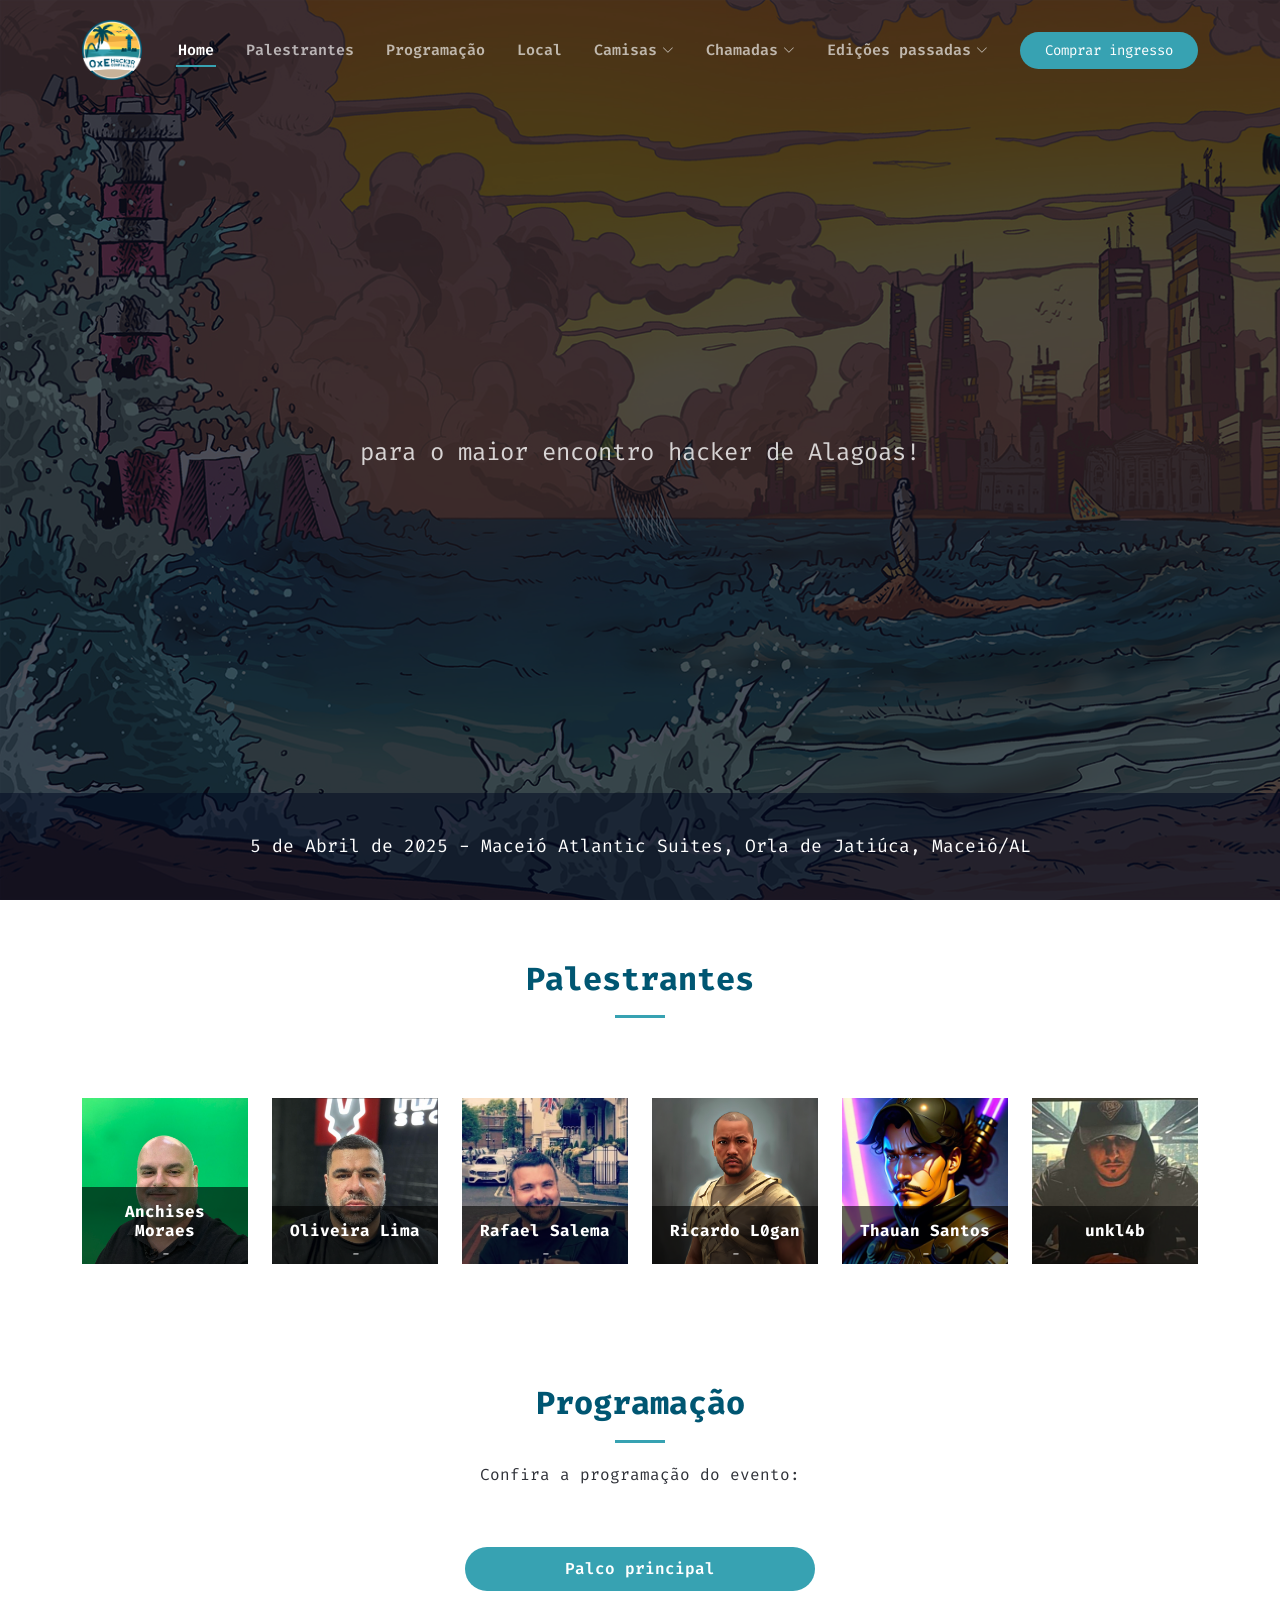
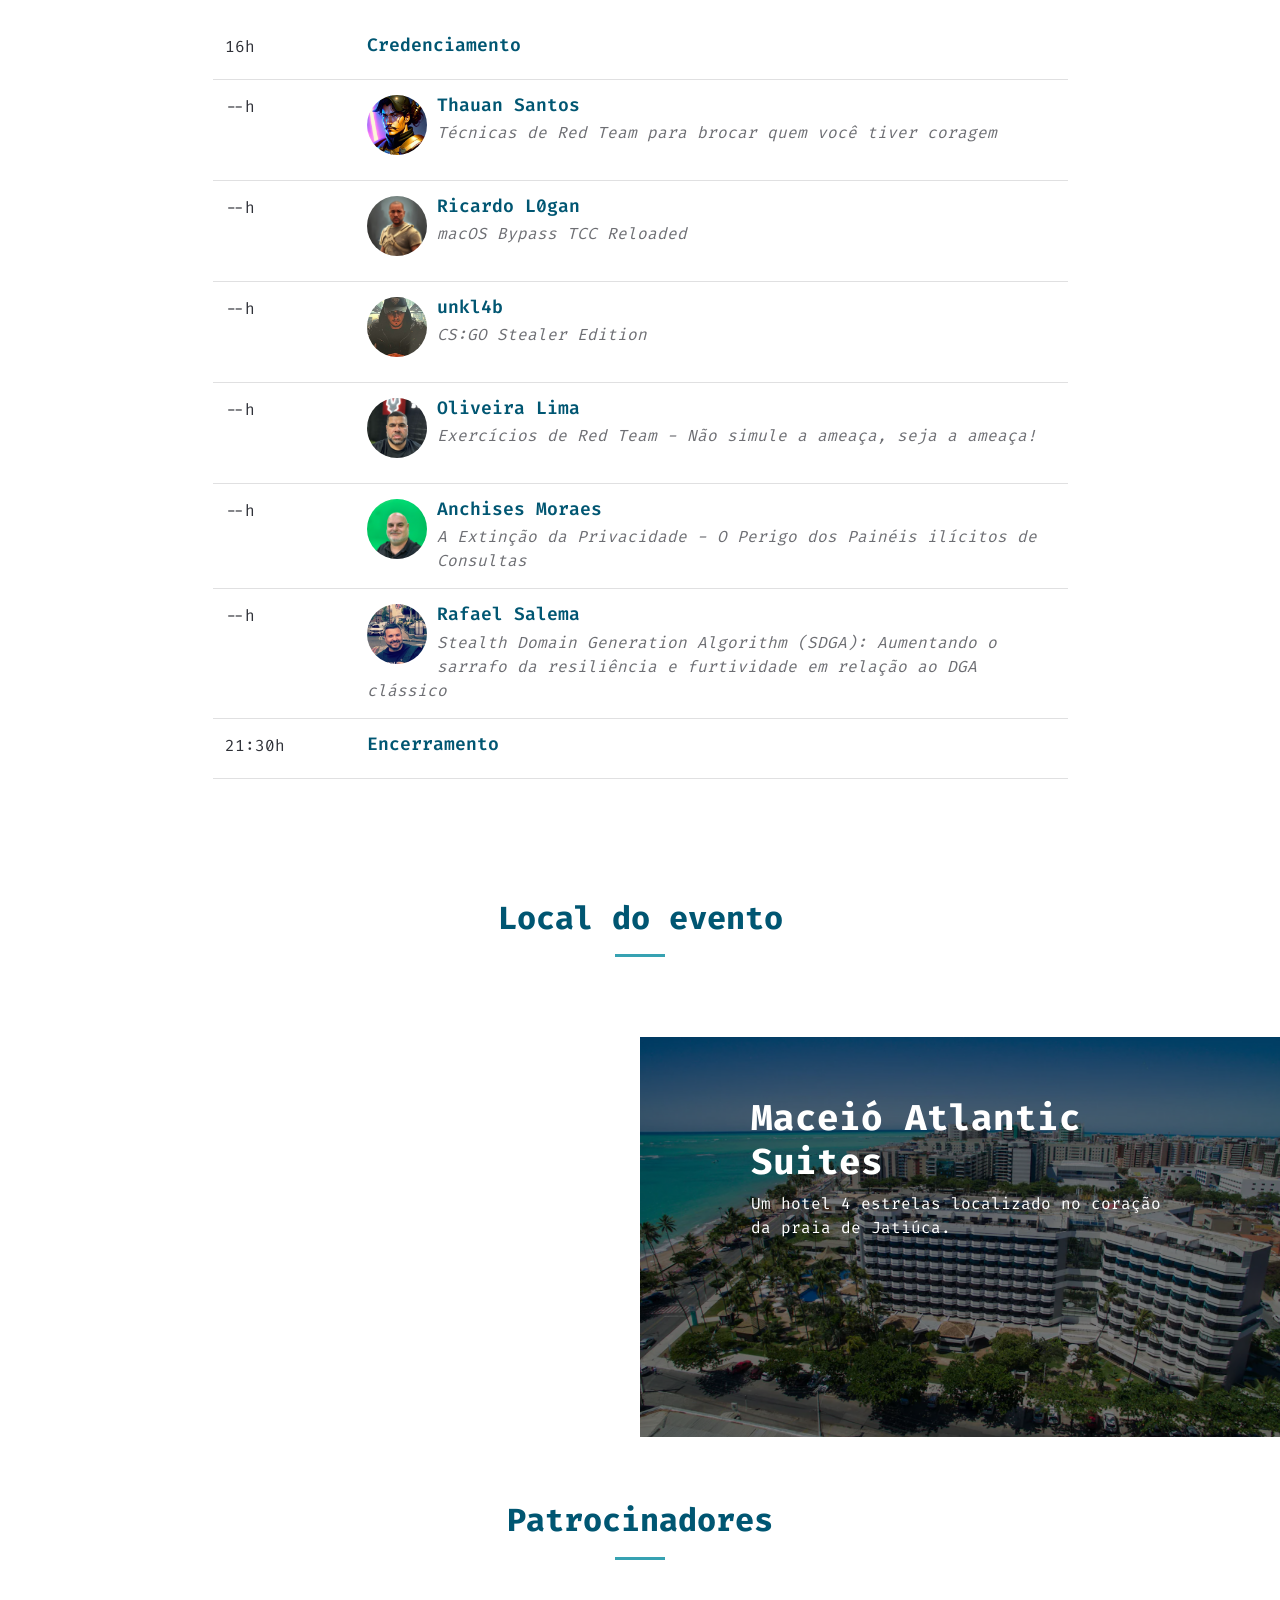
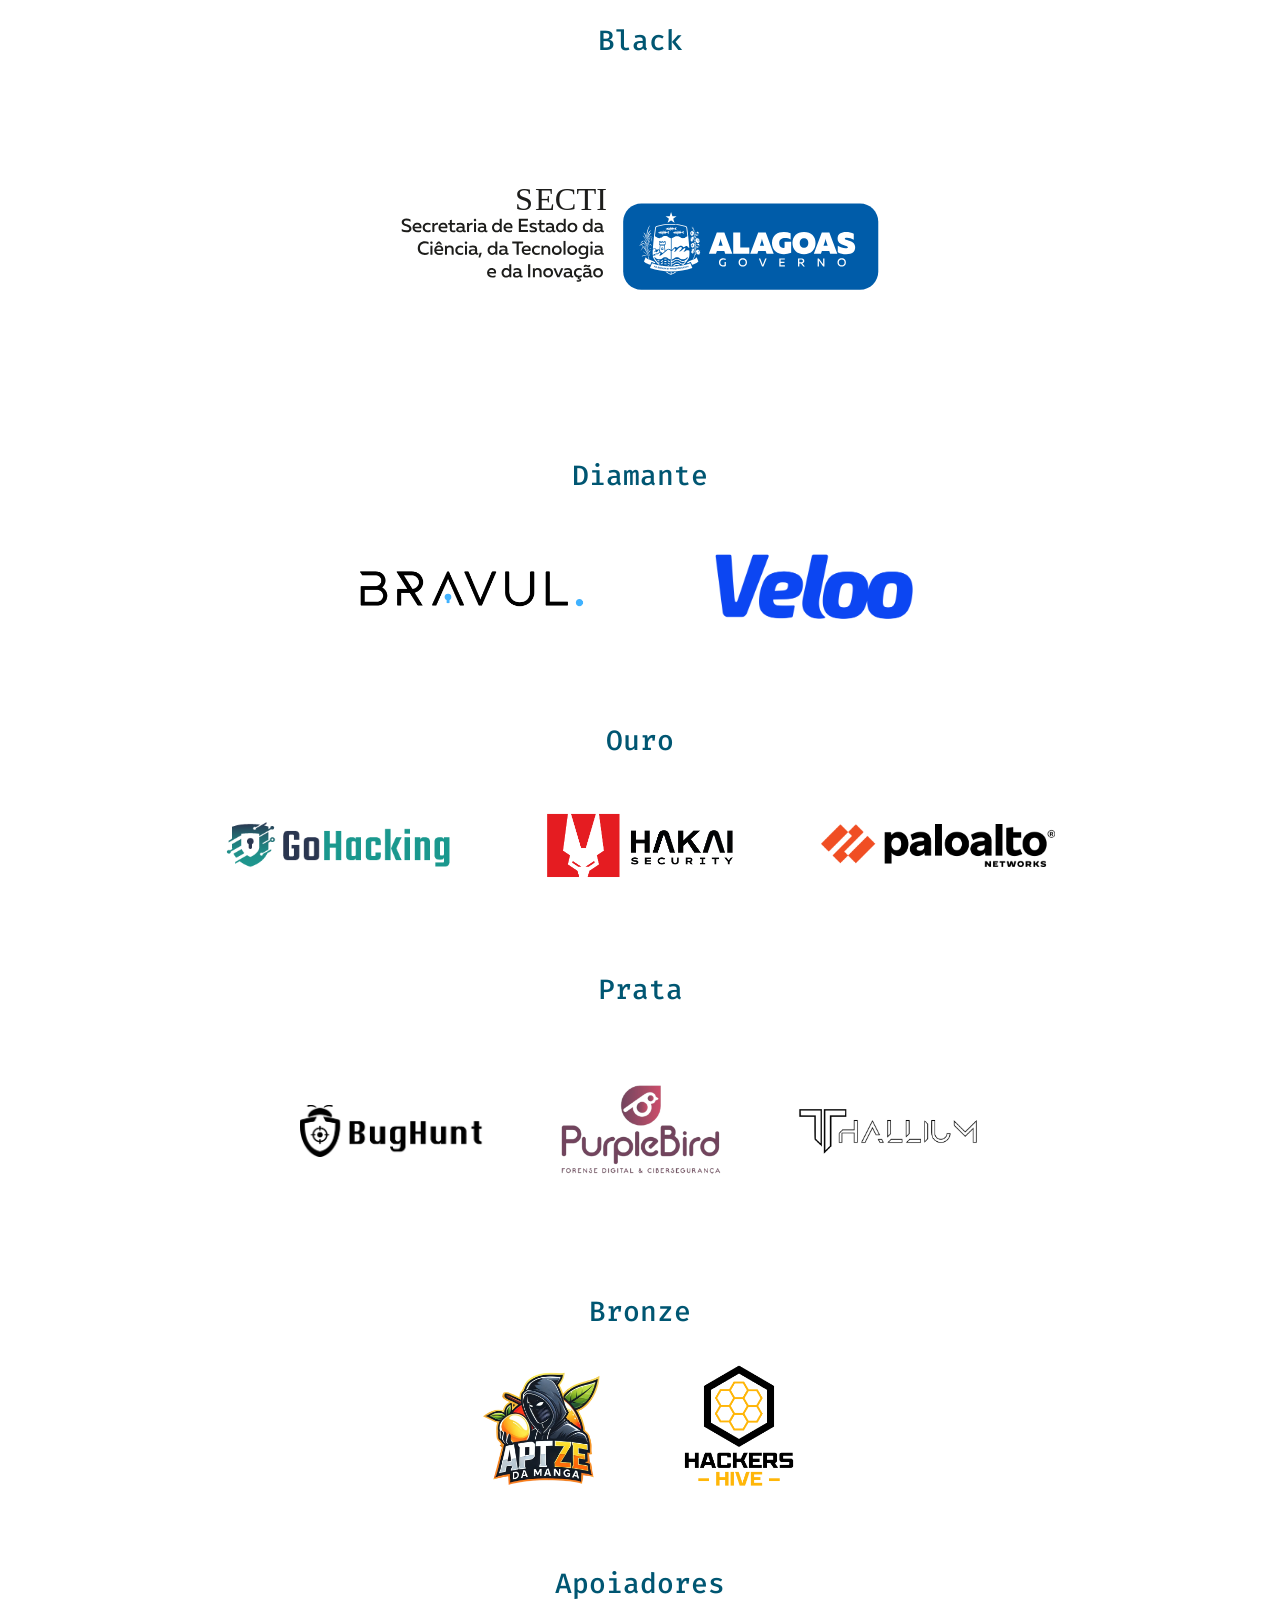
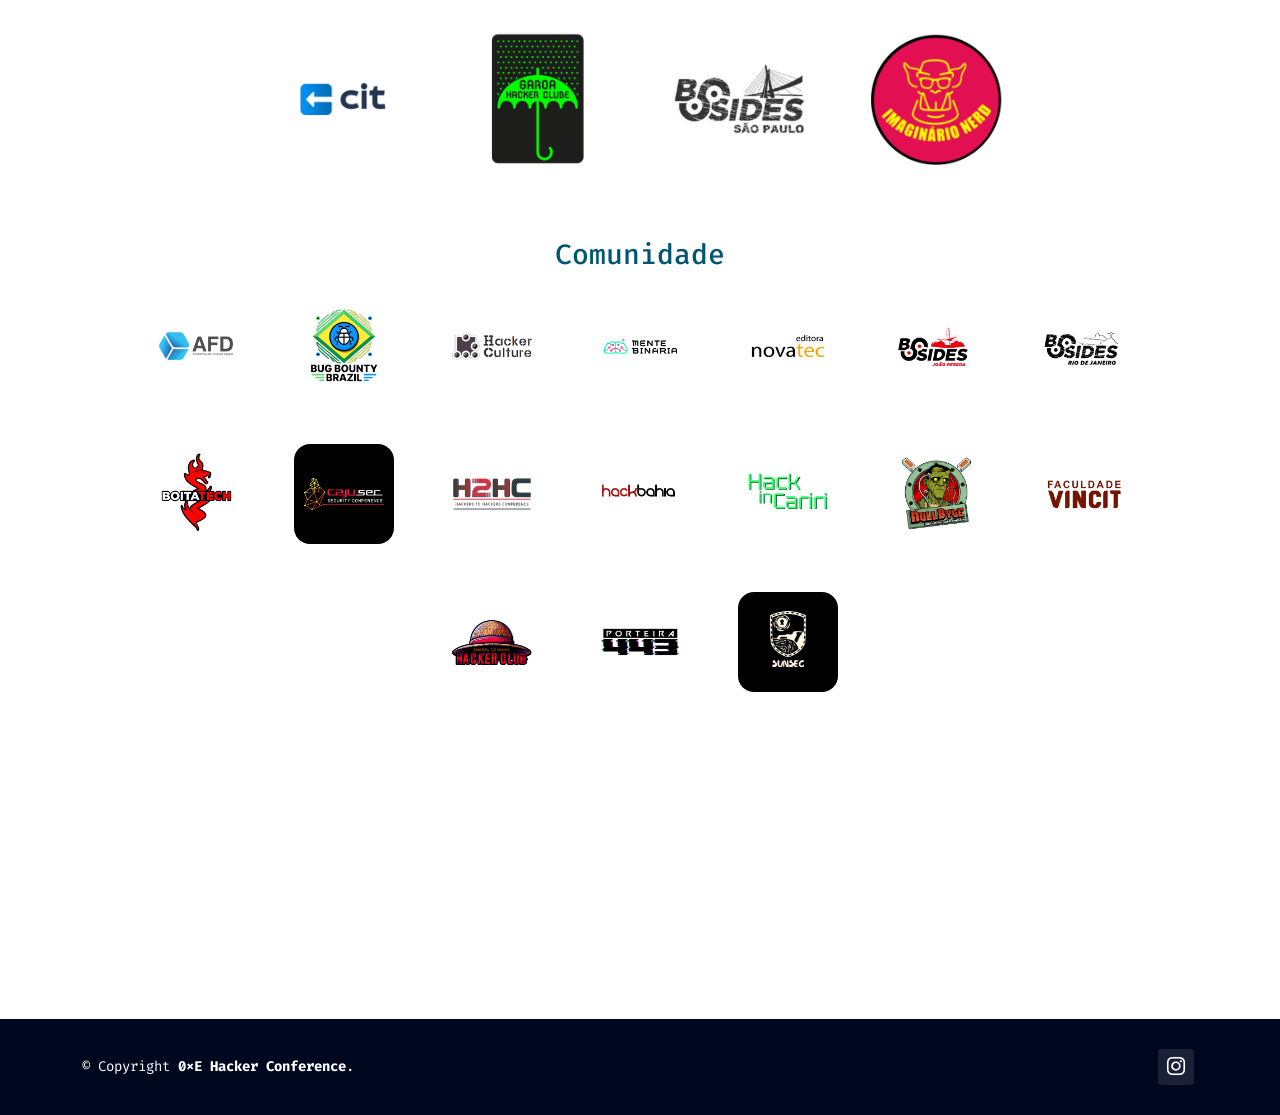
<file: index.html>
<!DOCTYPE html>
<html lang="pt-BR">

<head>
    <meta charset="utf-8">
    <meta content="width=device-width, initial-scale=1.0" name="viewport">
    <title>0xE Hacker Conference 2025</title>
    <meta content="" name="description">
    <meta content="" name="keywords">

    <!-- Favicons -->
    <link href="assets/img/favicon.png" rel="icon">
    <link href="assets/img/apple-touch-icon.png" rel="apple-touch-icon">

    <link href=”https://conference.oxehc.com.br”/ rel=“canonical”>

    <!-- Fonts -->
    <link href="https://fonts.googleapis.com" rel="preconnect">
    <link crossorigin href="https://fonts.gstatic.com" rel="preconnect">
    <link href="https://fonts.googleapis.com/css2?family=Roboto:ital,wght@0,100;0,300;0,400;0,500;0,700;0,900;1,100;1,300;1,400;1,500;1,700;1,900&family=Raleway:ital,wght@0,100;0,200;0,300;0,400;0,500;0,600;0,700;0,800;0,900;1,100;1,200;1,300;1,400;1,500;1,600;1,700;1,800;1,900&display=swap"
          rel="stylesheet">
    <link href="https://fonts.googleapis.com/css2?family=Fira+Code:wght@300..700&display=swap" rel="stylesheet">
    <link href="https://fonts.googleapis.com/css2?family=Righteous&display=swap" rel="stylesheet">

    <!-- Vendor CSS Files -->
    <link href="assets/vendor/bootstrap/css/bootstrap.min.css" rel="stylesheet">
    <link href="assets/vendor/bootstrap-icons/bootstrap-icons.css" rel="stylesheet">
    <link href="assets/vendor/aos/aos.css" rel="stylesheet">
    <link href="assets/vendor/glightbox/css/glightbox.min.css" rel="stylesheet">
    <link href="assets/vendor/swiper/swiper-bundle.min.css" rel="stylesheet">

    <!-- Main CSS File -->
    <link href="assets/css/main.css" rel="stylesheet">

    <!-- =======================================================
    * Template Name: TheEvent
    * Template URL: https://bootstrapmade.com/theevent-conference-event-bootstrap-template/
    * Updated: Aug 07 2024 with Bootstrap v5.3.3
    * Author: BootstrapMade.com
    * License: https://bootstrapmade.com/license/
    ======================================================== -->
</head>

<body class="index-page">

<header class="header d-flex align-items-center fixed-top" id="header">
    <div class="container-fluid container-xl position-relative d-flex align-items-center">

        <a class="logo d-flex align-items-center me-auto" href="index.html">
            <img alt="" src="assets/img/logo.png">
        </a>

        <nav class="navmenu" id="navmenu">
            <ul>
                <li><a class="active" href="#hero">Home<br></a></li>
                <li><a href="#speakers">Palestrantes</a></li>
                <li><a href="#schedule">Programação</a></li>
                <li><a href="#venue">Local</a></li>
                <li class="dropdown"><a href="#"><span>Camisas</span> <i
                        class="bi bi-chevron-down toggle-dropdown"></i></a>
                    <ul>
                        <li>
                            <a href="https://forms.gle/txqYEjNpsXENXvY68"
                               target="_blank">0xE Hacker Club</a></li>
                        <li>
                            <a href="https://forms.gle/s3JscQB1q5Mro6J89" target="_blank">0xE Hacker Conference</a></li>
                    </ul>
                </li>
                <li class="dropdown"><a href="#"><span>Chamadas</span> <i
                        class="bi bi-chevron-down toggle-dropdown"></i></a>
                    <ul>
                        <li>
                            <a href="https://forms.gle/HYjn6iT8aHg524qW7"
                               target="_blank">Caravanas</a></li>
                        <li class="text-decoration-line-through pointer-events-none">
                            <a href="#" target="_blank">Palestrantes</a></li>
                        <li class="text-decoration-line-through pointer-events-none">
                            <a href="#" target="_blank">Voluntários</a></li>
                    </ul>
                </li>
                <li class="dropdown"><a href="#"><span>Edições passadas</span> <i
                        class="bi bi-chevron-down toggle-dropdown"></i></a>
                    <ul>
                        <li>
                            <a href="https://drive.google.com/drive/folders/1DRBBaPpsEELlF-LZq5kZN3yxxXD1RkIR?usp=sharing"
                               target="_blank">2024</a></li>
                    </ul>
                </li>
            </ul>
            <i class="mobile-nav-toggle d-xl-none bi bi-list"></i>
        </nav>

        <a class="cta-btn d-block" href="https://bit.ly/oxehconf25">Comprar ingresso</a>
    </div>
</header>

<main class="main">

    <!-- Hero Section -->
    <section class="hero section dark-background" id="hero">

        <img alt="" data-aos="fade-in" src="assets/img/hero-bg.jpg">

        <div class="container d-flex flex-column align-items-center text-center mt-auto">
            <h2 data-aos="fade-up" data-aos-delay="100" id="myCountdown"></h2>
            <p data-aos="fade-up" data-aos-delay="200">para o maior encontro hacker de Alagoas!</p>
        </div>

        <div class="about-info mt-auto position-relative">
            <div class="container position-relative">
                <p>5 de Abril de 2025 - Maceió Atlantic Suites, Orla de Jatiúca, Maceió/AL</p>
            </div>
        </div>

    </section><!-- /Hero Section -->


    <!-- Speakers Section -->
    <section class="speakers section" id="speakers">

        <!-- Section Title -->
        <div class="container section-title" data-aos="fade-up">
            <h2>Palestrantes<br></h2>

        </div><!-- End Section Title -->

        <div class="container">

            <div class="row gy-4 justify-content-center">

                <div class="col-xl-2 col-lg-4 col-6" data-aos="fade-up" data-aos-delay="100">
                    <div class="member">
                        <img alt="" class="img-fluid" src="assets/img/speakers/anchises.jpg">
                        <div class="member-info">
                            <div class="member-info-content">
                                <h4>Anchises Moraes</h4>
                                <span>-</span>
                                <span>-</span>
                            </div>
                            <div class="social">
                                <!--                  <a href=""><i class="bi bi-twitter-x"></i></a>-->
                                <!--                  <a href=""><i class="bi bi-facebook"></i></a>-->
                                <!--                                <a href="https://www.instagram.com/ricardol0gan" target="_blank"><i-->
                                <!--                                        class="bi bi-instagram"></i></a>-->
                                <!--                                <a href="https://www.linkedin.com/in/l0gan" target="_blank"><i-->
                                <!--                                        class="bi bi-linkedin"></i></a>-->
                            </div>
                        </div>
                    </div>
                </div><!-- End Team Member -->


                <div class="col-xl-2 col-lg-4 col-6" data-aos="fade-up" data-aos-delay="100">
                    <div class="member">
                        <img alt="" class="img-fluid" src="assets/img/speakers/oliveira.png">
                        <div class="member-info">
                            <div class="member-info-content">
                                <h4>Oliveira Lima</h4>
                                <span>-</span>
                                <span>-</span>
                            </div>
                            <div class="social">
                                <!--                  <a href=""><i class="bi bi-twitter-x"></i></a>-->
                                <!--                  <a href=""><i class="bi bi-facebook"></i></a>-->
                                <!--                                <a href="https://www.instagram.com/ricardol0gan" target="_blank"><i-->
                                <!--                                        class="bi bi-instagram"></i></a>-->
                                <!--                                <a href="https://www.linkedin.com/in/l0gan" target="_blank"><i-->
                                <!--                                        class="bi bi-linkedin"></i></a>-->
                            </div>
                        </div>
                    </div>
                </div><!-- End Team Member -->

                <div class="col-xl-2 col-lg-4 col-6" data-aos="fade-up" data-aos-delay="100">
                    <div class="member">
                        <img alt="" class="img-fluid" src="assets/img/speakers/salema.jpeg">
                        <div class="member-info">
                            <div class="member-info-content">
                                <h4>Rafael Salema</h4>
                                <span>-</span>
                                <span>-</span>
                            </div>
                            <div class="social">
                                <!--                  <a href=""><i class="bi bi-twitter-x"></i></a>-->
                                <!--                  <a href=""><i class="bi bi-facebook"></i></a>-->
                                <!--                                <a href="https://www.instagram.com/ricardol0gan" target="_blank"><i-->
                                <!--                                        class="bi bi-instagram"></i></a>-->
                                <!--                                <a href="https://www.linkedin.com/in/l0gan" target="_blank"><i-->
                                <!--                                        class="bi bi-linkedin"></i></a>-->
                            </div>
                        </div>
                    </div>
                </div><!-- End Team Member -->

                <div class="col-xl-2 col-lg-4 col-6" data-aos="fade-up" data-aos-delay="100">
                    <div class="member">
                        <img alt="" class="img-fluid" src="assets/img/speakers/logan.JPG">
                        <div class="member-info">
                            <div class="member-info-content">
                                <h4>Ricardo L0gan</h4>
                                <span>-</span>
                                <span>-</span>
                                <!--                                <span>Pesquisador de segurança com ampla experiência em redes corporativas e entusiasta em pesquisa de malware, pentest e engenharia reversa. Nos últimos anos, tenho me concentrado em pesquisas sobre vulnerabilidades e malware no ambiente macOS.</span>-->
                            </div>
                            <div class="social">
                                <!--                  <a href=""><i class="bi bi-twitter-x"></i></a>-->
                                <!--                  <a href=""><i class="bi bi-facebook"></i></a>-->
                                <!--                                <a href="https://www.instagram.com/ricardol0gan" target="_blank"><i-->
                                <!--                                        class="bi bi-instagram"></i></a>-->
                                <!--                                <a href="https://www.linkedin.com/in/l0gan" target="_blank"><i-->
                                <!--                                        class="bi bi-linkedin"></i></a>-->
                            </div>
                        </div>
                    </div>
                </div><!-- End Team Member -->

                <div class="col-xl-2 col-lg-4 col-6" data-aos="fade-up" data-aos-delay="100">
                    <div class="member">
                        <img alt="" class="img-fluid" src="assets/img/speakers/thauan.jpg">
                        <div class="member-info">
                            <div class="member-info-content">
                                <h4>Thauan Santos</h4>
                                <span>-</span>
                                <span>-</span>
                            </div>
                            <div class="social">
                                <!--                  <a href=""><i class="bi bi-twitter-x"></i></a>-->
                                <!--                  <a href=""><i class="bi bi-facebook"></i></a>-->
                                <!--                  <a href=""><i class="bi bi-instagram"></i></a>-->
                                <!--                                <a href="#"><i class="bi bi-linkedin"></i></a>-->
                            </div>
                        </div>
                    </div>
                </div><!-- End Team Member -->

                <div class="col-xl-2 col-lg-4 col-6" data-aos="fade-up" data-aos-delay="100">
                    <div class="member">
                        <img alt="" class="img-fluid" src="assets/img/speakers/danilo.jpeg">
                        <div class="member-info">
                            <div class="member-info-content">
                                <h4>unkl4b</h4>
                                <span>-</span>
                                <span>-</span>
                            </div>
                            <div class="social">
                                <!--                  <a href=""><i class="bi bi-twitter-x"></i></a>-->
                                <!--                  <a href=""><i class="bi bi-facebook"></i></a>-->
                                <!--                                <a href="https://www.instagram.com/ricardol0gan" target="_blank"><i-->
                                <!--                                        class="bi bi-instagram"></i></a>-->
                                <!--                                <a href="https://www.linkedin.com/in/l0gan" target="_blank"><i-->
                                <!--                                        class="bi bi-linkedin"></i></a>-->
                            </div>
                        </div>
                    </div>
                </div><!-- End Team Member -->
            </div>

        </div>

    </section><!-- /Speakers Section -->

    <!-- Schedule Section -->
    <section class="schedule section" id="schedule">

        <!-- Section Title -->
        <div class="container section-title" data-aos="fade-up">
            <h2>Programação<br></h2>
            <p>Confira a programação do evento:</p>
        </div><!-- End Section Title -->

        <div class="container">

            <ul class="nav nav-tabs" data-aos="fade-up" data-aos-delay="100" role="tablist">
                <li class="nav-item">
                    <a class="nav-link active" data-bs-toggle="tab" href="#day-1" role="tab">Palco principal</a>
                </li>
            </ul>

            <div class="tab-content row justify-content-center" data-aos="fade-up" data-aos-delay="200">
                <!-- Schdule Day 1 -->
                <div class="col-lg-9 tab-pane fade show active" id="day-1" role="tabpanel">

                    <div class="row schedule-item">
                        <div class="col-md-2">
                            <time>16h</time>
                        </div>
                        <div class="col-md-10">
                            <h4>Credenciamento</h4>
                            <!--                <p>Fugit voluptas iusto maiores temporibus autem numquam magnam.</p>-->
                        </div>
                    </div>

                    <div class="row schedule-item">
                        <div class="col-md-2">
                            <time>--h</time>
                        </div>
                        <div class="col-md-10">
                            <div class="speaker">
                                <img alt="" src="assets/img/speakers/thauan.jpg">
                            </div>
                            <h4>Thauan Santos</h4>
                            <p>Técnicas de Red Team para brocar quem você tiver coragem
                            </p>
                        </div>
                    </div>


                    <div class="row schedule-item">
                        <div class="col-md-2">
                            <time>--h</time>
                        </div>
                        <div class="col-md-10">
                            <div class="speaker">
                                <img alt="" src="assets/img/speakers/logan.JPG">
                            </div>
                            <h4>Ricardo L0gan</h4>
                            <p>macOS Bypass TCC Reloaded
                            </p>
                        </div>
                    </div>

                    <div class="row schedule-item">
                        <div class="col-md-2">
                            <time>--h</time>
                        </div>
                        <div class="col-md-10">
                            <div class="speaker">
                                <img alt="" src="assets/img/speakers/danilo.jpeg">
                            </div>
                            <h4>unkl4b</h4>
                            <p>CS:GO Stealer Edition
                            </p>
                        </div>
                    </div>

                    <div class="row schedule-item">
                        <div class="col-md-2">
                            <time>--h</time>
                        </div>
                        <div class="col-md-10">
                            <div class="speaker">
                                <img alt="" src="assets/img/speakers/oliveira.png">
                            </div>
                            <h4>Oliveira Lima</h4>
                            <p>Exercícios de Red Team - Não simule a ameaça, seja a ameaça!
                            </p>
                        </div>
                    </div>

                    <div class="row schedule-item">
                        <div class="col-md-2">
                            <time>--h</time>
                        </div>
                        <div class="col-md-10">
                            <div class="speaker">
                                <img alt="" src="assets/img/speakers/anchises.jpg">
                            </div>
                            <h4>Anchises Moraes</h4>
                            <p>A Extinção da Privacidade - O Perigo dos Painéis ilícitos de Consultas
                            </p>
                        </div>
                    </div>

                    <div class="row schedule-item">
                        <div class="col-md-2">
                            <time>--h</time>
                        </div>
                        <div class="col-md-10">
                            <div class="speaker">
                                <img alt="" src="assets/img/speakers/salema.jpeg">
                            </div>
                            <h4>Rafael Salema</h4>
                            <p>Stealth Domain Generation Algorithm (SDGA): Aumentando o sarrafo da resiliência e
                                furtividade em relação ao DGA clássico
                            </p>
                        </div>
                    </div>

                    <div class="row schedule-item">
                        <div class="col-md-2">
                            <time>21:30h</time>
                        </div>
                        <div class="col-md-10">
                            <h4>Encerramento</h4>
                            <!--                <p>Fugit voluptas iusto maiores temporibus autem numquam magnam.</p>-->
                        </div>
                    </div>


                </div><!-- End Schdule Day 1 -->
            </div>

        </div>
    </section><!-- /Schedule Section -->

    <!-- Venue Section -->
    <section class="venue section pb-0" id="venue">

        <!-- Section Title -->
        <div class="container section-title" data-aos="fade-up">
            <h2>Local do evento<br></h2>
            <!--            <p>Confira o local do evento:</p>-->
        </div><!-- End Section Title -->

        <div class="container-fluid" data-aos="fade-up">

            <div class="row g-0">
                <div class="col-lg-6 venue-map">
                    <iframe allowfullscreen=""
                            frameborder="0"
                            src="https://maps.google.com/maps?width=100%25&amp;height=600&amp;hl=en&amp;q=macei%C3%B3%20atlantic%20suites+(My%20Business%20Name)&amp;t=&amp;z=17&amp;ie=UTF8&amp;iwloc=B&amp;output=embed"
                            style="border:0"></iframe>
                </div>
                <div class="col-lg-6 venue-info">
                    <div class="row justify-content-center">
                        <div class="col-11 col-lg-8 position-relative">
                            <h3>Maceió Atlantic Suites</h3>
                            <p>Um hotel 4 estrelas localizado no coração da praia de Jatiúca.</p>
                        </div>
                    </div>
                </div>
            </div>

        </div>

    </section><!-- /Venue Section -->


    <!-- Sponsors Section -->
    <section class="sponsors section" id="sponsors">
        <div class="container section-title mb-0 mt-5 pb-0" data-aos="fade-up">
            <h2>Patrocinadores</h2>
        </div>

        <div class="black">
            <div class="mb-3 mt-5 pt-3 d-flex justify-content-center" data-aos="fade-up">
                <h3>Black</h3>
            </div>

            <div class="container" data-aos="fade-up" data-aos-delay="100">
                <div class="row g-0 d-flex justify-content-center clients-wrap">
                    <div class="col-12 client-logo flex gap-5 flex-wrap">
                        <img alt="" class="img-fluid bg-white rounded-4" src="assets/img/partners/secti.svg">
                    </div>
                </div>
            </div>
        </div>

        <div class="diamond">
            <div class="mb-3 mt-5 pt-3 d-flex justify-content-center" data-aos="fade-up">
                <h3>Diamante</h3>
            </div>

            <div class="container" data-aos="fade-up" data-aos-delay="100">
                <div class="row g-0 d-flex justify-content-center clients-wrap">
                    <div class="col-12 client-logo flex gap-5 flex-wrap">
                        <img alt="" class="img-fluid bg-white rounded-4" src="assets/img/partners/bravul.png">
                        <img alt="" class="img-fluid bg-white rounded-4 px-5" src="assets/img/partners/veloo.png">
                    </div>
                </div>
            </div>
        </div>

        <div class="gold">
            <div class="mb-3 mt-5 pt-3 d-flex justify-content-center" data-aos="fade-up">
                <h3>Ouro</h3>
            </div>

            <div class="container" data-aos="fade-up" data-aos-delay="100">
                <div class="row g-0 d-flex justify-content-center clients-wrap">
                    <div class="col-12 client-logo flex gap-5 flex-wrap">
                        <img alt="" class="img-fluid" src="assets/img/partners/gohacking.png">
                        <img alt="" class="img-fluid" src="assets/img/partners/hakai.png">
                        <img alt="" class="img-fluid" src="assets/img/partners/paloalto.png">
                    </div>
                </div>

            </div>
        </div>

        <div class="silver">
            <div class="mb-3 mt-5 pt-3 d-flex justify-content-center" data-aos="fade-up">
                <h3>Prata</h3>
            </div>

            <div class="container" data-aos="fade-up" data-aos-delay="100">
                <div class="row g-0 d-flex justify-content-center clients-wrap">
                    <div class="col-12 client-logo flex gap-5 flex-wrap">
                        <img alt="" class="img-fluid" src="assets/img/partners/bughunt.png">
                        <img alt="" class="img-fluid" src="assets/img/partners/purplebird.png">
                        <img alt="" class="img-fluid" src="assets/img/partners/thallium.png">
                    </div>
                </div>
            </div>
        </div>

        <div class="bronze">
            <div class="mb-3 mt-5 pt-3 d-flex justify-content-center" data-aos="fade-up">
                <h3>Bronze</h3>
            </div>

            <div class="container" data-aos="fade-up" data-aos-delay="100">
                <div class="row g-0 d-flex justify-content-center clients-wrap">
                    <div class="col-12 client-logo flex gap-5 flex-wrap">
                        <img alt="" class="img-fluid" src="assets/img/partners/apt.png">
                        <img alt="" class="img-fluid" src="assets/img/partners/hackershive.png">
                    </div>
                </div>
            </div>


        </div>

        <div class="bronze">
            <div class="mb-3 mt-5 pt-3 d-flex justify-content-center" data-aos="fade-up">
                <h3>Apoiadores</h3>
            </div>

            <div class="container" data-aos="fade-up" data-aos-delay="100">
                <div class="row g-0 d-flex justify-content-center clients-wrap">
                    <div class="col-12 client-logo flex gap-5 flex-wrap">
                        <img alt="" class="img-fluid" src="assets/img/partners/cit.png">
                        <img alt="" class="img-fluid" src="assets/img/partners/garoa.png">
                        <img alt="" class="img-fluid bg-white rounded-4 p-3r" src="assets/img/partners/bsidessp.png">
                        <img alt="" class="img-fluid bg-white rounded-4 p-3r" src="assets/img/partners/imaginario.png">
                    </div>
                </div>
            </div>


        </div>

        <div class="supporters">
            <div class="mb-3 mt-5 pt-3 d-flex justify-content-center" data-aos="fade-up">
                <h3>Comunidade</h3>
            </div>

            <div class="container" data-aos="fade-up" data-aos-delay="100">
                <div class="row g-0 d-flex justify-content-center clients-wrap">
                    <div class="col-12 client-logo flex gap-5 flex-wrap">
                        <img alt="" class="img-fluid" src="assets/img/partners/afd.png">
                        <img alt="" class="img-fluid" src="assets/img/partners/bbb.png">
                        <img alt="" class="img-fluid" src="assets/img/partners/hacker-culture.png">
                        <img alt="" class="img-fluid" src="assets/img/partners/mb.png">
                        <img alt="" class="img-fluid" src="assets/img/partners/novatec.png">
                        <img alt="" class="img-fluid" src="assets/img/partners/bsidesjp.png">
                        <img alt="" class="img-fluid" src="assets/img/partners/bsidesrj.png">
                        <img alt="" class="img-fluid" src="assets/img/partners/boitatech.png">
                        <img alt="" class="img-fluid bg-black" src="assets/img/partners/cajusec.png">
                        <img alt="" class="img-fluid" src="assets/img/partners/h2hc.png">
                        <img alt="" class="img-fluid" src="assets/img/partners/hackbahia.png">
                        <img alt="" class="img-fluid" src="assets/img/partners/hic.png">
                        <img alt="" class="img-fluid" src="assets/img/partners/nullbyte.png">
                        <img alt="" class="img-fluid" src="assets/img/partners/vincit.png">
                        <img alt="" class="img-fluid" src="assets/img/partners/chapeu.png">
                        <img alt="" class="img-fluid" src="assets/img/partners/porteira.png">
                        <img alt="" class="img-fluid bg-black" src="assets/img/partners/sunsec.png">
                    </div>
                </div>
            </div>


        </div>


        <div class="container section-title mb-0 mt-5 pb-0" data-aos="fade-up">
            <h2>Realização</h2>
        </div>

        <div class="container" data-aos="fade-up" data-aos-delay="100">
            <div class="row g-0 d-flex justify-content-center clients-wrap mb-5">
                <div class="col-xl-3 col-md-4 client-logo">
                    <img class="img-fluid" src="assets/img/partners/oxe.svg" width="200px">
                </div><!-- End Client Item -->
            </div>
        </div>

    </section><!-- /Sponsors Section -->

</main>

<footer class="footer dark-background" id="footer">
    <div class="copyright text-center">
        <div class="container d-flex flex-column flex-lg-row justify-content-center justify-content-lg-between align-items-center">

            <div class="d-flex flex-column align-items-center align-items-lg-start">
                <div>
                    © Copyright <strong><span>0xE Hacker Conference</span></strong>.
                </div>
                <!--                <div class="credits">-->
                <!--                    Designed by <a href="https://bootstrapmade.com/">BootstrapMade</a>-->
                <!--                </div>-->
            </div>

            <div class="social-links order-first order-lg-last mb-3 mb-lg-0">
                <a href="https://instagram.com/0xehackerconference"><i class="bi bi-instagram"></i></a>
            </div>

        </div>
    </div>

</footer>

<!-- Scroll Top -->
<a class="scroll-top d-flex align-items-center justify-content-center" href="#" id="scroll-top"><i
        class="bi bi-arrow-up-short"></i></a>

<!-- Preloader -->
<div id="preloader"></div>

<!-- Vendor JS Files -->
<script src="assets/vendor/bootstrap/js/bootstrap.bundle.min.js"></script>
<script src="assets/vendor/aos/aos.js"></script>
<script src="assets/vendor/glightbox/js/glightbox.min.js"></script>
<script src="assets/vendor/swiper/swiper-bundle.min.js"></script>
<script src="assets/vendor/countdown/simplyCountdown.umd.js"></script>

<!-- Main JS File -->
<script src="assets/js/main.js"></script>
<script>
    simplyCountdown("#myCountdown", {
        year: 2025,
        month: 4,
        day: 5,
        hours: 16,
        inline: true,
        removeZeroUnits: true,
        words: {
            days: {root: 'dia', lambda: (root, n) => n > 1 ? root + 's' : root},
            hours: {root: 'hora', lambda: (root, n) => n > 1 ? root + 's' : root},
            minutes: {root: 'minuto', lambda: (root, n) => n > 1 ? root + 's' : root},
            seconds: {root: 'segundo', lambda: (root, n) => n > 1 ? root + 's' : root}
        }
    });
</script>

</body>

</html>
</file>
<file: assets/css/main.css>
/**
* Template Name: TheEvent
* Template URL: https://bootstrapmade.com/theevent-conference-event-bootstrap-template/
* Updated: Aug 07 2024 with Bootstrap v5.3.3
* Author: BootstrapMade.com
* License: https://bootstrapmade.com/license/
*/
/*--------------------------------------------------------------
# Font & Color Variables
# Help: https://bootstrapmade.com/color-system/
--------------------------------------------------------------*/
/* Fonts */
:root {
    --default-font: "Fira Code", serif;
    --heading-font: "Fira Code", serif;
    --nav-font: "Fira Code", serif;
}

/* Global Colors - The following color variables are used throughout the website. Updating them here will change the color scheme of the entire website */
:root {
    --background-color: #ffffff; /* Background color for the entire website, including individual sections */
    --default-color: #2f3138; /* Default color used for the majority of the text content across the entire website */
    --heading-color: #005672; /* Color for headings, subheadings and title throughout the website */
    --accent-color: #37A2B2; /* Accent color that represents your brand on the website. It's used for buttons, links, and other elements that need to stand out */
    --surface-color: #ffffff; /* The surface color is used as a background of boxed elements within sections, such as cards, icon boxes, or other elements that require a visual separation from the global background. */
    --contrast-color: #ffffff; /* Contrast color for text, ensuring readability against backgrounds of accent, heading, or default colors. */
}

/* Nav Menu Colors - The following color variables are used specifically for the navigation menu. They are separate from the global colors to allow for more customization options */
:root {
    --nav-color: rgba(255, 255, 255, 0.65); /* The default color of the main navmenu links */
    --nav-hover-color: #ffffff; /* Applied to main navmenu links when they are hovered over or active */
    --nav-mobile-background-color: #ffffff; /* Used as the background color for mobile navigation menu */
    --nav-dropdown-background-color: #ffffff; /* Used as the background color for dropdown items that appear when hovering over primary navigation items */
    --nav-dropdown-color: #212529; /* Used for navigation links of the dropdown items in the navigation menu. */
    --nav-dropdown-hover-color: #37A2B2; /* Similar to --nav-hover-color, this color is applied to dropdown navigation links when they are hovered over. */
}

/* Color Presets - These classes override global colors when applied to any section or element, providing reuse of the sam color scheme. */

.light-background {
    --background-color: #f2f2f3;
    --surface-color: #ffffff;
}

.dark-background {
    --background-color: #000820;
    --default-color: #ffffff;
    --heading-color: #ffffff;
    --surface-color: #001553;
    --contrast-color: #ffffff;
}

/* Smooth scroll */
:root {
    scroll-behavior: smooth;
}

/*--------------------------------------------------------------
# General Styling & Shared Classes
--------------------------------------------------------------*/
body {
    color: var(--default-color);
    background-color: var(--background-color);
    font-family: var(--default-font);
}

a {
    color: var(--accent-color);
    text-decoration: none;
    transition: 0.3s;
}

a:hover {
    color: color-mix(in srgb, var(--accent-color), transparent 25%);
    text-decoration: none;
}

h1,
h2,
h3,
h4,
h5,
h6 {
    color: var(--heading-color);
    font-family: var(--heading-font);
}

/* Pulsating Play Button
------------------------------*/
.pulsating-play-btn {
    width: 94px;
    height: 94px;
    background: radial-gradient(var(--accent-color) 50%, color-mix(in srgb, var(--accent-color), transparent 75%) 52%);
    border-radius: 50%;
    display: block;
    position: relative;
    overflow: hidden;
}

.pulsating-play-btn:before {
    content: "";
    position: absolute;
    width: 120px;
    height: 120px;
    animation-delay: 0s;
    animation: pulsate-play-btn 2s;
    animation-direction: forwards;
    animation-iteration-count: infinite;
    animation-timing-function: steps;
    opacity: 1;
    border-radius: 50%;
    border: 5px solid color-mix(in srgb, var(--accent-color), transparent 30%);
    top: -15%;
    left: -15%;
    background: rgba(198, 16, 0, 0);
}

.pulsating-play-btn:after {
    content: "";
    position: absolute;
    left: 50%;
    top: 50%;
    transform: translateX(-40%) translateY(-50%);
    width: 0;
    height: 0;
    border-top: 10px solid transparent;
    border-bottom: 10px solid transparent;
    border-left: 15px solid #fff;
    z-index: 100;
    transition: all 400ms cubic-bezier(0.55, 0.055, 0.675, 0.19);
}

.pulsating-play-btn:hover:before {
    content: "";
    position: absolute;
    left: 50%;
    top: 50%;
    transform: translateX(-40%) translateY(-50%);
    width: 0;
    height: 0;
    border: none;
    border-top: 10px solid transparent;
    border-bottom: 10px solid transparent;
    border-left: 15px solid #fff;
    z-index: 200;
    animation: none;
    border-radius: 0;
}

.pulsating-play-btn:hover:after {
    border-left: 15px solid var(--accent-color);
    transform: scale(20);
}

@keyframes pulsate-play-btn {
    0% {
        transform: scale(0.6, 0.6);
        opacity: 1;
    }

    100% {
        transform: scale(1, 1);
        opacity: 0;
    }
}

/* PHP Email Form Messages
------------------------------*/
.php-email-form .error-message {
    display: none;
    background: #df1529;
    color: #ffffff;
    text-align: left;
    padding: 15px;
    margin-bottom: 24px;
    font-weight: 600;
}

.php-email-form .sent-message {
    display: none;
    color: #ffffff;
    background: #059652;
    text-align: center;
    padding: 15px;
    margin-bottom: 24px;
    font-weight: 600;
}

.php-email-form .loading {
    display: none;
    background: var(--surface-color);
    text-align: center;
    padding: 15px;
    margin-bottom: 24px;
}

.php-email-form .loading:before {
    content: "";
    display: inline-block;
    border-radius: 50%;
    width: 24px;
    height: 24px;
    margin: 0 10px -6px 0;
    border: 3px solid var(--accent-color);
    border-top-color: var(--surface-color);
    animation: php-email-form-loading 1s linear infinite;
}

@keyframes php-email-form-loading {
    0% {
        transform: rotate(0deg);
    }

    100% {
        transform: rotate(360deg);
    }
}

/*--------------------------------------------------------------
# Global Header
--------------------------------------------------------------*/
.header {
    --background-color: rgba(0, 0, 0, 0);
    --heading-color: #ffffff;
    color: var(--default-color);
    background-color: var(--background-color);
    padding: 20px 0;
    transition: all 0.5s;
    z-index: 997;
}

.header .logo {
    line-height: 1;
}

.header .logo img {
    max-height: 60px;
    margin-right: 16px;
}

.header .logo h1 {
    font-size: 30px;
    margin: 0;
    font-weight: 700;
    color: var(--heading-color);
}

.header .cta-btn,
.header .cta-btn:focus {
    color: var(--contrast-color);
    background: var(--accent-color);
    font-size: 14px;
    padding: 8px 25px;
    margin: 0 0 0 30px;
    border-radius: 50px;
    transition: 0.3s;
}

.header .cta-btn:hover,
.header .cta-btn:focus:hover {
    color: var(--contrast-color);
    background: color-mix(in srgb, var(--accent-color), transparent 15%);
}

@media (max-width: 1200px) {
    .header .btn-getstarted {
        order: 2;
        margin: 0 15px 0 0;
        padding: 6px 15px;
    }

    .header .navmenu {
        order: 3;
    }

    .header .cta-btn,
    .header .cta-btn:focus {
        margin: 0;
    }
}

@media (max-width: 768px) {
    .header .logo img {
        max-height: 50px;
    }
}

.scrolled .header {
    box-shadow: 0px 0 18px rgba(0, 0, 0, 0.1);
}

/* Global Header on Scroll
------------------------------*/
.scrolled .header {
    --background-color: rgba(1, 8, 33, 0.85);
}

/*--------------------------------------------------------------
# Navigation Menu
--------------------------------------------------------------*/
/* Desktop Navigation */
@media (min-width: 1200px) {
    .navmenu {
        padding: 0;
    }

    .navmenu ul {
        margin: 0;
        padding: 0;
        display: flex;
        list-style: none;
        align-items: center;
    }

    .navmenu li {
        position: relative;
    }

    .navmenu > ul > li {
        white-space: nowrap;
        padding: 15px 14px;
    }

    .navmenu > ul > li:last-child {
        padding-right: 0;
    }

    .navmenu a,
    .navmenu a:focus {
        color: var(--nav-color);
        font-size: 15px;
        padding: 0 2px;
        font-family: var(--nav-font);
        font-weight: 600;
        display: flex;
        align-items: center;
        justify-content: space-between;
        white-space: nowrap;
        transition: 0.3s;
        position: relative;
    }

    .navmenu a i,
    .navmenu a:focus i {
        font-size: 12px;
        line-height: 0;
        margin-left: 5px;
        transition: 0.3s;
    }

    .navmenu > ul > li > a:before {
        content: "";
        position: absolute;
        height: 2px;
        bottom: -6px;
        left: 0;
        background-color: var(--accent-color);
        visibility: hidden;
        width: 0px;
        transition: all 0.3s ease-in-out 0s;
    }

    .navmenu a:hover:before,
    .navmenu li:hover > a:before,
    .navmenu .active:before {
        visibility: visible;
        width: 100%;
    }

    .navmenu li:hover > a,
    .navmenu .active,
    .navmenu .active:focus {
        color: var(--nav-hover-color);
    }

    .navmenu .dropdown ul {
        margin: 0;
        padding: 10px 0;
        background: var(--nav-dropdown-background-color);
        display: block;
        position: absolute;
        visibility: hidden;
        left: 14px;
        top: 130%;
        opacity: 0;
        transition: 0.3s;
        border-radius: 4px;
        z-index: 99;
        box-shadow: 0px 0px 30px rgba(0, 0, 0, 0.1);
    }

    .navmenu .dropdown ul li {
        min-width: 200px;
    }

    .navmenu .dropdown ul a {
        padding: 10px 20px;
        font-size: 15px;
        text-transform: none;
        color: var(--nav-dropdown-color);
    }

    .navmenu .dropdown ul a i {
        font-size: 12px;
    }

    .navmenu .dropdown ul a:hover,
    .navmenu .dropdown ul .active:hover,
    .navmenu .dropdown ul li:hover > a {
        color: var(--nav-dropdown-hover-color);
    }

    .navmenu .dropdown:hover > ul {
        opacity: 1;
        top: 100%;
        visibility: visible;
    }

    .navmenu .dropdown .dropdown ul {
        top: 0;
        left: -90%;
        visibility: hidden;
    }

    .navmenu .dropdown .dropdown:hover > ul {
        opacity: 1;
        top: 0;
        left: -100%;
        visibility: visible;
    }
}

/* Mobile Navigation */
@media (max-width: 1199px) {
    .mobile-nav-toggle {
        color: var(--nav-color);
        font-size: 28px;
        line-height: 0;
        margin-left: 32px;
        margin-right: 10px;
        cursor: pointer;
        transition: color 0.3s;
    }

    .navmenu {
        padding: 0;
        z-index: 9997;
    }

    .navmenu ul {
        display: none;
        list-style: none;
        position: absolute;
        inset: 60px 20px 20px 20px;
        padding: 10px 0;
        margin: 0;
        border-radius: 6px;
        background-color: var(--nav-dropdown-background-color);
        border: 1px solid color-mix(in srgb, var(--default-color), transparent 90%);
        box-shadow: none;
        overflow-y: auto;
        transition: 0.3s;
        z-index: 9998;
    }

    .navmenu a,
    .navmenu a:focus {
        color: var(--nav-dropdown-color);
        padding: 10px 20px;
        font-family: var(--nav-font);
        font-size: 17px;
        font-weight: 500;
        display: flex;
        align-items: center;
        justify-content: space-between;
        white-space: nowrap;
        transition: 0.3s;
    }

    .navmenu a i,
    .navmenu a:focus i {
        font-size: 12px;
        line-height: 0;
        margin-left: 5px;
        width: 30px;
        height: 30px;
        display: flex;
        align-items: center;
        justify-content: center;
        border-radius: 50%;
        transition: 0.3s;
        background-color: color-mix(in srgb, var(--accent-color), transparent 90%);
    }

    .navmenu a i:hover,
    .navmenu a:focus i:hover {
        background-color: var(--accent-color);
        color: var(--contrast-color);
    }

    .navmenu a:hover,
    .navmenu .active,
    .navmenu .active:focus {
        color: var(--nav-dropdown-hover-color);
    }

    .navmenu .active i,
    .navmenu .active:focus i {
        background-color: var(--accent-color);
        color: var(--contrast-color);
        transform: rotate(180deg);
    }

    .navmenu .dropdown ul {
        position: static;
        display: none;
        z-index: 99;
        padding: 10px 0;
        margin: 10px 20px;
        background-color: var(--nav-dropdown-background-color);
        transition: all 0.5s ease-in-out;
    }

    .navmenu .dropdown ul ul {
        background-color: rgba(33, 37, 41, 0.1);
    }

    .navmenu .dropdown > .dropdown-active {
        display: block;
        background-color: rgba(33, 37, 41, 0.03);
    }

    .mobile-nav-active {
        overflow: hidden;
    }

    .mobile-nav-active .mobile-nav-toggle {
        color: #fff;
        position: absolute;
        font-size: 32px;
        top: 15px;
        right: 15px;
        margin-right: 0;
        z-index: 9999;
    }

    .mobile-nav-active .navmenu {
        position: fixed;
        overflow: hidden;
        inset: 0;
        background: rgba(33, 37, 41, 0.8);
        transition: 0.3s;
    }

    .mobile-nav-active .navmenu > ul {
        display: block;
    }
}

/*--------------------------------------------------------------
# Global Footer
--------------------------------------------------------------*/
.footer {
    color: var(--default-color);
    background-color: var(--background-color);
    font-size: 14px;
    position: relative;
}

.footer .footer-top {
    background-color: color-mix(in srgb, var(--background-color), white 5%);
    padding-top: 50px;
}

.footer .footer-about .logo {
    line-height: 1;
    margin-bottom: 25px;
}

.footer .footer-about .logo img {
    max-height: 40px;
    margin-right: 6px;
}

.footer .footer-about .logo span {
    color: var(--heading-color);
    font-family: var(--heading-font);
    font-size: 26px;
    font-weight: 700;
    letter-spacing: 1px;
}

.footer .footer-about p {
    font-size: 14px;
    font-family: var(--heading-font);
}

.footer h4 {
    font-size: 16px;
    font-weight: 600;
    position: relative;
    padding-bottom: 12px;
    margin-bottom: 15px;
}

.footer h4::after {
    content: "";
    position: absolute;
    display: block;
    width: 20px;
    height: 2px;
    background: var(--accent-color);
    bottom: 0;
    left: 0;
}

.footer .footer-links {
    margin-bottom: 30px;
}

.footer .footer-links ul {
    list-style: none;
    padding: 0;
    margin: 0;
}

.footer .footer-links ul i {
    padding-right: 2px;
    font-size: 12px;
    line-height: 0;
}

.footer .footer-links ul li {
    padding: 10px 0;
    display: flex;
    align-items: center;
}

.footer .footer-links ul li:first-child {
    padding-top: 0;
}

.footer .footer-links ul a {
    color: color-mix(in srgb, var(--default-color), transparent 30%);
    display: inline-block;
    line-height: 1;
}

.footer .footer-links ul a:hover {
    color: var(--accent-color);
}

.footer .footer-contact p {
    margin-bottom: 5px;
}

.footer .copyright {
    padding: 30px 0;
}

.footer .copyright p {
    margin-bottom: 0;
}

.footer .credits {
    margin-top: 5px;
    font-size: 13px;
}

.footer .social-links a {
    font-size: 18px;
    display: inline-block;
    background: color-mix(in srgb, var(--default-color), transparent 90%);
    color: var(--contrast-color);
    line-height: 1;
    padding: 8px 0;
    margin-right: 4px;
    border-radius: 4px;
    text-align: center;
    width: 36px;
    height: 36px;
    transition: 0.3s;
}

.footer .social-links a:hover {
    background: var(--accent-color);
    text-decoration: none;
}

/*--------------------------------------------------------------
# Preloader
--------------------------------------------------------------*/
#preloader {
    position: fixed;
    inset: 0;
    z-index: 999999;
    overflow: hidden;
    background: var(--background-color);
    transition: all 0.6s ease-out;
}

#preloader:before {
    content: "";
    position: fixed;
    top: calc(50% - 30px);
    left: calc(50% - 30px);
    border: 6px solid #ffffff;
    border-color: var(--accent-color) transparent var(--accent-color) transparent;
    border-radius: 50%;
    width: 60px;
    height: 60px;
    animation: animate-preloader 1.5s linear infinite;
}

@keyframes animate-preloader {
    0% {
        transform: rotate(0deg);
    }

    100% {
        transform: rotate(360deg);
    }
}

/*--------------------------------------------------------------
# Scroll Top Button
--------------------------------------------------------------*/
.scroll-top {
    position: fixed;
    visibility: hidden;
    opacity: 0;
    right: 15px;
    bottom: -15px;
    z-index: 99999;
    background-color: var(--accent-color);
    width: 44px;
    height: 44px;
    border-radius: 50px;
    transition: all 0.4s;
}

.scroll-top i {
    font-size: 24px;
    color: var(--contrast-color);
    line-height: 0;
}

.scroll-top:hover {
    background-color: color-mix(in srgb, var(--accent-color), transparent 20%);
    color: var(--contrast-color);
}

.scroll-top.active {
    visibility: visible;
    opacity: 1;
    bottom: 15px;
}

/*--------------------------------------------------------------
# Disable aos animation delay on mobile devices
--------------------------------------------------------------*/
@media screen and (max-width: 768px) {
    [data-aos-delay] {
        transition-delay: 0 !important;
    }
}

/*--------------------------------------------------------------
# Global Page Titles & Breadcrumbs
--------------------------------------------------------------*/
.page-title {
    --background-color: #000000;
    --heading-color: var(--contrast-color);
    --default-color: var(--contrast-color);
    color: var(--default-color);
    background-color: var(--background-color);
    background-size: cover;
    background-position: center;
    background-repeat: no-repeat;
    padding: 160px 0 80px 0;
    text-align: center;
    position: relative;
}

.page-title:before {
    content: "";
    background-color: color-mix(in srgb, var(--background-color), transparent 50%);
    position: absolute;
    inset: 0;
}

.page-title h1 {
    font-size: 42px;
    font-weight: 700;
    margin-bottom: 10px;
}

.page-title .breadcrumbs ol {
    display: flex;
    flex-wrap: wrap;
    list-style: none;
    justify-content: center;
    padding: 0;
    margin: 0;
    font-size: 16px;
    font-weight: 400;
}

.page-title .breadcrumbs ol li + li {
    padding-left: 10px;
}

.page-title .breadcrumbs ol li + li::before {
    content: "/";
    display: inline-block;
    padding-right: 10px;
    color: color-mix(in srgb, var(--default-color), transparent 50%);
}

/*--------------------------------------------------------------
# Global Sections
--------------------------------------------------------------*/
section,
.section {
    color: var(--default-color);
    background-color: var(--background-color);
    padding: 60px 0;
    scroll-margin-top: 92px;
    overflow: clip;
}

@media (max-width: 1199px) {

    section,
    .section {
        scroll-margin-top: 76px;
    }
}

/*--------------------------------------------------------------
# Global Section Titles
--------------------------------------------------------------*/
.section-title {
    text-align: center;
    padding-bottom: 60px;
    position: relative;
}

.section-title h2 {
    font-size: 32px;
    font-weight: 700;
    margin-bottom: 20px;
    padding-bottom: 20px;
    position: relative;
}

.section-title h2:after {
    content: "";
    position: absolute;
    display: block;
    width: 50px;
    height: 3px;
    background: var(--accent-color);
    left: 0;
    right: 0;
    bottom: 0;
    margin: auto;
}

@media screen and (max-width: 768px) {
    .section-title h2 {
        font-size: 24px;
    }
}

.section-title p {
    margin-bottom: 0;
}

/*--------------------------------------------------------------
# Hero Section
--------------------------------------------------------------*/
.hero {
    width: 100%;
    min-height: 100dvh;
    position: relative;
    padding: 100px 0 0 0;
    display: flex;
    align-items: center;
    justify-content: center;
    flex-direction: column;
}

.hero h2 {
    font-family: "Righteous", serif;
    text-transform: uppercase;
}

.hero img {
    position: absolute;
    object-position: left;
    inset: 0;
    display: block;
    width: 100%;
    height: 100%;
    object-fit: cover;
    z-index: 1;
}

.hero:before {
    content: "";
    background: color-mix(in srgb, var(--background-color), transparent 30%);
    position: absolute;
    inset: 0;
    z-index: 2;
}

.hero .container {
    position: relative;
    z-index: 3;
}

.hero h2 {
    margin: 0;
    font-size: 48px;
    font-weight: 700;
}

.hero h2 span {
    color: #fff;
}

.hero p {
    color: color-mix(in srgb, var(--default-color), transparent 20%);
    margin: 10px 0 0 0;
    width: 100%;
    font-size: 24px;
}

@media (max-width: 768px) {
    .hero h2 {
        font-size: 32px;
        line-height: 36px;
        max-width: 90%;
    }

    .hero p {
        font-size: 18px;
        line-height: 24px;
        max-width: 300px;
    }
}

.hero .about-info {
    overflow: hidden;
    position: relative;
    padding: 40px 0;
    z-index: 2;
    width: 100%;
}

.hero .about-info:before {
    content: "";
    background: color-mix(in srgb, var(--background-color), transparent 50%);
    position: absolute;
    bottom: 0;
    top: 0;
    left: 0;
    right: 0;
}

.hero .about-info h2 {
    font-size: 36px;
    font-weight: bold;
    margin-bottom: 10px;
    color: #fff;
}

.hero .about-info h3 {
    font-size: 18px;
    font-weight: bold;
    text-transform: uppercase;
    margin-bottom: 10px;
    color: #fff;
}

.hero .about-info p {
    font-size: 18px;
    text-align: center;
    margin: 0 auto;
    color: #fff;
}

@media (max-width: 576px) {
    .hero .about-info {
        padding: 20px 0;
    }

    .hero .about-info p {
        max-width: 90%;
        font-size: 16px;
    }
}

/*--------------------------------------------------------------
# Speakers Section
--------------------------------------------------------------*/
.speakers {
    --default-color: #ffffff;
}

.speakers .member {
    text-align: center;
    position: relative;
    overflow: hidden;
}

.speakers .member .member-info {
    position: absolute;
    padding: 15px 10px;
    inset: auto 0 -44px 0;
    background: rgba(0, 0, 0, 0.6);
    transition: 0.4s;
}

.speakers .member .member-info-content h4 {
    color: var(--contrast-color);
    font-weight: 700;
    margin-bottom: 4px;
    font-size: 16px;
}

.speakers .member .member-info-content h4 a {
    color: var(--contrast-color);
}

.speakers .member .member-info-content h4 a:hover {
    color: var(--accent-color);
}

.speakers .member .member-info-content span {
    font-style: italic;
    display: block;
    font-size: 13px;
}

.speakers .member .social {
    text-align: center;
    padding-top: 10px;
}

.speakers .member .social a {
    transition: color 0.3s;
    color: color-mix(in srgb, var(--default-color), transparent 30%);
    margin: 0 4px;
    display: inline-block;
}

.speakers .member .social a:hover {
    color: var(--default-color);
}

.speakers .member .social i {
    font-size: 18px;
    margin: 0 2px;
}

.speakers .member:hover .member-info {
    bottom: 0;
}

.speakers .member .img-fluid {
    aspect-ratio: 1;
    object-fit: cover;
}

/*--------------------------------------------------------------
# Schedule Section
--------------------------------------------------------------*/
.schedule {
    --background-color: color-mix(in srgb, var(--alt-background-color), transparent 95%);
}

.schedule .nav-tabs {
    text-align: center;
    margin: auto;
    display: block;
    border-bottom: 0;
    margin-bottom: 30px;
}

.schedule .nav-tabs li {
    display: inline-block;
    margin-bottom: 0;
}

.schedule .nav-tabs a {
    border: none;
    border-radius: 50px;
    font-weight: 600;
    background-color: var(--heading-color);
    color: var(--contrast-color);
    padding: 10px 100px;
}

@media (max-width: 991px) {
    .schedule .nav-tabs a {
        padding: 8px 60px;
    }
}

@media (max-width: 767px) {
    .schedule .nav-tabs a {
        padding: 8px 50px;
    }
}

@media (max-width: 480px) {
    .schedule .nav-tabs a {
        padding: 8px 30px;
    }
}

.schedule .nav-tabs a.active {
    background-color: var(--accent-color);
    color: var(--contrast-color);
}

.schedule .sub-heading {
    text-align: center;
    font-size: 18px;
    font-style: italic;
    margin: 0 auto 30px auto;
}

@media (min-width: 991px) {
    .schedule .sub-heading {
        width: 75%;
    }
}

.schedule .tab-pane {
    transition: ease-in-out 0.2s;
}

.schedule .schedule-item {
    border-bottom: 1px solid color-mix(in srgb, var(--default-color), transparent 85%);
    padding-top: 15px;
    padding-bottom: 15px;
    transition: background-color ease-in-out 0.3s;
}

.schedule .schedule-item time {
    padding-bottom: 5px;
    display: inline-block;
}

.schedule .schedule-item .speaker {
    width: 60px;
    height: 60px;
    overflow: hidden;
    border-radius: 50%;
    float: left;
    margin: 0 10px 10px 0;
}

.schedule .schedule-item .speaker img {
    height: 100%;
    transform: translateX(-50%);
    margin-left: 50%;
    transition: all ease-in-out 0.3s;
    aspect-ratio: 1;
    object-fit: cover;
}

.schedule .schedule-item h4 {
    font-size: 18px;
    font-weight: 600;
    margin-bottom: 5px;
}

.schedule .schedule-item h4 span {
    font-style: italic;
    color: color-mix(in srgb, var(--default-color), transparent 50%);
    font-weight: normal;
    font-size: 16px;
}

.schedule .schedule-item p {
    font-style: italic;
    color: color-mix(in srgb, var(--default-color), transparent 30%);
    margin-bottom: 0;
}

/*--------------------------------------------------------------
# Venue Section
--------------------------------------------------------------*/
.venue .container-fluid {
    margin: 0;
    padding: 0;
}

.venue .container-fluid div {
    height: 400px;
}

.venue .venue-map iframe {
    width: 100%;
    height: 100%;
    min-height: 300px;
}

.venue .venue-info {
    background: url("../img/mas.png") top center no-repeat;
    background-size: cover;
    position: relative;
    padding-top: 60px;
    padding-bottom: 60px;
}

.venue .venue-info:before {
    content: "";
    background: rgba(0, 0, 0, 0.5);
    position: absolute;
    bottom: 0;
    top: 0;
    left: 0;
    right: 0;
}

.venue .venue-info h3 {
    font-size: 36px;
    font-weight: 700;
    color: var(--contrast-color);
}

@media (max-width: 574px) {
    .venue .venue-info h3 {
        font-size: 24px;
    }
}

.venue .venue-info p {
    color: var(--contrast-color);
    margin-bottom: 0;
}

.venue .venue-gallery-container {
    padding-right: 12px;
}

.venue .venue-gallery {
    overflow: hidden;
    border-right: 3px solid var(--background-color);
    border-bottom: 3px solid var(--background-color);
}

.venue .venue-gallery img {
    transition: all ease-in-out 0.4s;
}

.venue .venue-gallery:hover img {
    transform: scale(1.1);
}

/*--------------------------------------------------------------
# Hotels Section
--------------------------------------------------------------*/
.hotels .card {
    background-color: var(--surface-color);
    color: var(--default-color);
    border: 1px solid color-mix(in srgb, var(--default-color), transparent 85%);
    position: relative;
    border-radius: 0;
}

.hotels .card .card-img {
    overflow: hidden;
    margin-bottom: 15px;
    border-radius: 0;
}

.hotels .card .card-img img {
    transition: 0.3s ease-in-out;
}

.hotels .card h3 {
    font-weight: 600;
    font-size: 20px;
    margin-bottom: 5px;
    padding: 0 20px;
}

.hotels .card a {
    color: var(--heading-color);
    transition: 0.3;
}

.hotels .card a:hover {
    color: var(--accent-color);
}

.hotels .card .stars {
    padding: 0 20px;
    margin-bottom: 5px;
}

.hotels .card .stars i {
    color: #ffc107;
}

.hotels .card p {
    padding: 0 20px;
    margin-bottom: 20px;
    color: color-mix(in srgb, var(--default-color), transparent 40%);
    font-style: italic;
    font-size: 15px;
}

.hotels .card:hover .card-img img {
    transform: scale(1.1);
}

/*--------------------------------------------------------------
# Gallery Section
--------------------------------------------------------------*/
.gallery {
    overflow: hidden;
}

.gallery .swiper-wrapper {
    height: auto;
}

.gallery .swiper-pagination {
    margin-top: 20px;
    position: relative;
}

.gallery .swiper-pagination .swiper-pagination-bullet {
    background-color: var(--background-color);
    border: 1px solid var(--accent-color);
    width: 12px;
    height: 12px;
    opacity: 1;
}

.gallery .swiper-pagination .swiper-pagination-bullet-active {
    background-color: var(--accent-color);
}

.gallery .swiper-slide-active {
    text-align: center;
}

@media (min-width: 992px) {
    .gallery .swiper-wrapper {
        padding: 40px 0;
    }

    .gallery .swiper-slide-active {
        background: var(--background-color);
        border: 6px solid var(--accent-color);
        padding: 4px;
        z-index: 1;
        transform: scale(1.2);
        transition: none;
    }
}

/*--------------------------------------------------------------
# Sponsors Section
--------------------------------------------------------------*/

.sponsors {
    padding: 16px;
}

.sponsors .client-logo {
    display: flex;
    justify-content: center;
    align-items: center;
    overflow: hidden;
}

.sponsors .client-logo img {
    padding: 8px;
    max-width: 500px;
    transition: 0.3s;
}

.sponsors .black .client-logo img {
    width: 500px;
}

.sponsors .diamond .client-logo img {
    width: 300px;
}

.sponsors .gold .client-logo img {
    width: 250px;
}

.sponsors .silver .client-logo img {
    width: 200px;
}

.sponsors .bronze .client-logo img {
    width: 150px;
}

.sponsors .supporters .client-logo img {
    width: 100px;
}

.sponsors .supporters .client-logo img {
    background: #fff;
    border-radius: 16px;
    height: 100px;
    object-fit: cover;
}

@media (max-width: 640px) {
    .sponsors .client-logo img {
        max-width: 300px;
    }

    .sponsors .black .client-logo img {
        width: 300px;
    }

    .sponsors .diamond .client-logo img {
        width: 200px;
    }

    .sponsors .gold .client-logo img {
        width: 180px;
    }

    .sponsors .silver .client-logo img {
        width: 150px;
    }

    .sponsors .bronze .client-logo img {
        width: 100px;
    }

    .sponsors .supporters .client-logo img {
        width: 75px;
        height: 75px;
    }
}

/*--------------------------------------------------------------
# Faq Section
--------------------------------------------------------------*/
.faq .faq-container .faq-item {
    background-color: var(--surface-color);
    position: relative;
    padding: 20px;
    margin-bottom: 15px;
    border: 1px solid color-mix(in srgb, var(--default-color), transparent 85%);
    border-radius: 5px;
    overflow: hidden;
}

.faq .faq-container .faq-item:last-child {
    margin-bottom: 0;
}

.faq .faq-container .faq-item h3 {
    font-weight: 600;
    font-size: 16px;
    line-height: 24px;
    margin: 0 30px 0 0;
    transition: 0.3s;
    cursor: pointer;
    display: flex;
    align-items: center;
}

.faq .faq-container .faq-item h3 .num {
    color: var(--accent-color);
    padding-right: 5px;
}

.faq .faq-container .faq-item h3:hover {
    color: var(--accent-color);
}

.faq .faq-container .faq-item .faq-content {
    display: grid;
    grid-template-rows: 0fr;
    transition: 0.3s ease-in-out;
    visibility: hidden;
    opacity: 0;
}

.faq .faq-container .faq-item .faq-content p {
    margin-bottom: 0;
    overflow: hidden;
}

.faq .faq-container .faq-item .faq-toggle {
    position: absolute;
    top: 20px;
    right: 20px;
    font-size: 16px;
    line-height: 0;
    transition: 0.3s;
    cursor: pointer;
}

.faq .faq-container .faq-item .faq-toggle:hover {
    color: var(--accent-color);
}

.faq .faq-container .faq-active {
    background-color: color-mix(in srgb, var(--accent-color), transparent 97%);
    border-color: color-mix(in srgb, var(--accent-color), transparent 80%);
}

.faq .faq-container .faq-active h3 {
    color: var(--accent-color);
}

.faq .faq-container .faq-active .faq-content {
    grid-template-rows: 1fr;
    visibility: visible;
    opacity: 1;
    padding-top: 10px;
}

.faq .faq-container .faq-active .faq-toggle {
    transform: rotate(90deg);
    color: var(--accent-color);
}

/*--------------------------------------------------------------
# Buy Tickets Section
--------------------------------------------------------------*/
.buy-tickets .pricing-item {
    background-color: var(--surface-color);
    box-shadow: 0 3px 20px -2px rgba(0, 0, 0, 0.1);
    padding-bottom: 30px;
    position: relative;
}

.buy-tickets .pricing-item h3 {
    font-weight: 700;
    margin-bottom: 0;
    font-size: 24px;
}

.buy-tickets .pricing-item h4 {
    font-size: 48px;
    color: var(--accent-color);
    font-weight: 400;
    font-family: var(--heading-font);
    margin-bottom: 25px;
    text-align: center;
}

.buy-tickets .pricing-item h4 sup {
    font-size: 28px;
}

.buy-tickets .pricing-item h4 span {
    color: color-mix(in srgb, var(--default-color), transparent 60%);
    font-size: 18px;
}

.buy-tickets .pricing-item ul {
    padding: 20px 0;
    list-style: none;
    color: color-mix(in srgb, var(--default-color), transparent 40%);
    text-align: left;
    line-height: 20px;
}

.buy-tickets .pricing-item ul li {
    padding-top: 15px;
    display: flex;
    align-items: center;
}

.buy-tickets .pricing-item ul i {
    color: #059652;
    font-size: 24px;
    padding-right: 3px;
}

.buy-tickets .pricing-item ul .na {
    color: color-mix(in srgb, var(--default-color), transparent 60%);
}

.buy-tickets .pricing-item ul .na i {
    color: color-mix(in srgb, var(--default-color), transparent 60%);
}

.buy-tickets .pricing-item ul .na span {
    text-decoration: line-through;
}

.buy-tickets .buy-btn {
    color: var(--contrast-color);
    background-color: var(--accent-color);
    border: 2px solid var(--accent-color);
    display: inline-block;
    padding: 12px 40px;
    border-radius: 4px;
    transition: none;
    font-size: 16px;
    font-weight: 500;
    transition: 0.3s;
    font-family: var(--heading-font);
}

.buy-tickets .buy-btn:hover {
    background: color-mix(in srgb, var(--accent-color), transparent 20%);
}

.buy-tickets .featured {
    background: var(--accent-color);
}

.buy-tickets .featured h3,
.buy-tickets .featured h4,
.buy-tickets .featured h4 span,
.buy-tickets .featured ul,
.buy-tickets .featured ul .na,
.buy-tickets .featured ul i,
.buy-tickets .featured ul .na i {
    color: var(--contrast-color);
}

.buy-tickets .featured .buy-btn {
    background: var(--accent-color);
    color: var(--contrast-color);
    border-color: var(--contrast-color);
}

.buy-tickets .featured .buy-btn:hover {
    background: color-mix(in srgb, var(--accent-color) 90%, black 15%);
    color: var(--contrast-color);
}

/*--------------------------------------------------------------
# Contact Section
--------------------------------------------------------------*/
.contact .info-item {
    background-color: var(--surface-color);
    padding: 20px 0 30px 0;
    box-shadow: 0px 0px 20px rgba(0, 0, 0, 0.1);
}

.contact .info-item i {
    font-size: 20px;
    color: var(--accent-color);
    width: 56px;
    height: 56px;
    font-size: 24px;
    display: flex;
    justify-content: center;
    align-items: center;
    border-radius: 4px;
    transition: all 0.3s ease-in-out;
    border-radius: 50%;
    border: 2px dotted color-mix(in srgb, var(--accent-color), transparent 40%);
}

.contact .info-item h3 {
    font-size: 20px;
    font-size: 18px;
    font-weight: 700;
    margin: 10px 0;
}

.contact .info-item p {
    padding: 0;
    margin-bottom: 0;
    font-size: 14px;
}

.contact .php-email-form {
    background-color: var(--surface-color);
    height: 100%;
    padding: 30px;
    box-shadow: 0px 0px 20px rgba(0, 0, 0, 0.1);
}

@media (max-width: 575px) {
    .contact .php-email-form {
        padding: 20px;
    }
}

.contact .php-email-form input[type=text],
.contact .php-email-form input[type=email],
.contact .php-email-form textarea {
    font-size: 14px;
    padding: 10px 15px;
    box-shadow: none;
    border-radius: 0;
    color: var(--default-color);
    background-color: var(--surface-color);
    border-color: color-mix(in srgb, var(--default-color), transparent 80%);
}

.contact .php-email-form input[type=text]:focus,
.contact .php-email-form input[type=email]:focus,
.contact .php-email-form textarea:focus {
    border-color: var(--accent-color);
}

.contact .php-email-form input[type=text]::placeholder,
.contact .php-email-form input[type=email]::placeholder,
.contact .php-email-form textarea::placeholder {
    color: color-mix(in srgb, var(--default-color), transparent 70%);
}

.contact .php-email-form button[type=submit] {
    color: var(--contrast-color);
    background: var(--accent-color);
    border: 0;
    padding: 10px 30px;
    transition: 0.4s;
    border-radius: 50px;
}

.contact .php-email-form button[type=submit]:hover {
    background: color-mix(in srgb, var(--accent-color), transparent 20%);
}

/*--------------------------------------------------------------
# Events Section
--------------------------------------------------------------*/
.events .details h2 {
    font-size: 28px;
    font-weight: 700;
    margin-bottom: 10px;
}

.events .details .social {
    margin-bottom: 15px;
}

.events .details .social a {
    background: color-mix(in srgb, var(--default-color), transparent 92%);
    color: color-mix(in srgb, var(--default-color), transparent 30%);
    line-height: 1;
    display: inline-block;
    text-align: center;
    border-radius: 50%;
    width: 36px;
    height: 36px;
    display: inline-flex;
    align-items: center;
    justify-content: center;
}

.events .details .social a:hover {
    background: var(--accent-color);
    color: var(--contrast-color);
}

.events .details .social a i {
    font-size: 16px;
    line-height: 0;
}

.events .details p {
    color: color-mix(in srgb, var(--default-color), transparent 30%);
    font-size: 15px;
    margin-bottom: 10px;
}

/*--------------------------------------------------------------
# Starter Section Section
--------------------------------------------------------------*/
.starter-section {
    /* Add your styles here */
}
</file>
